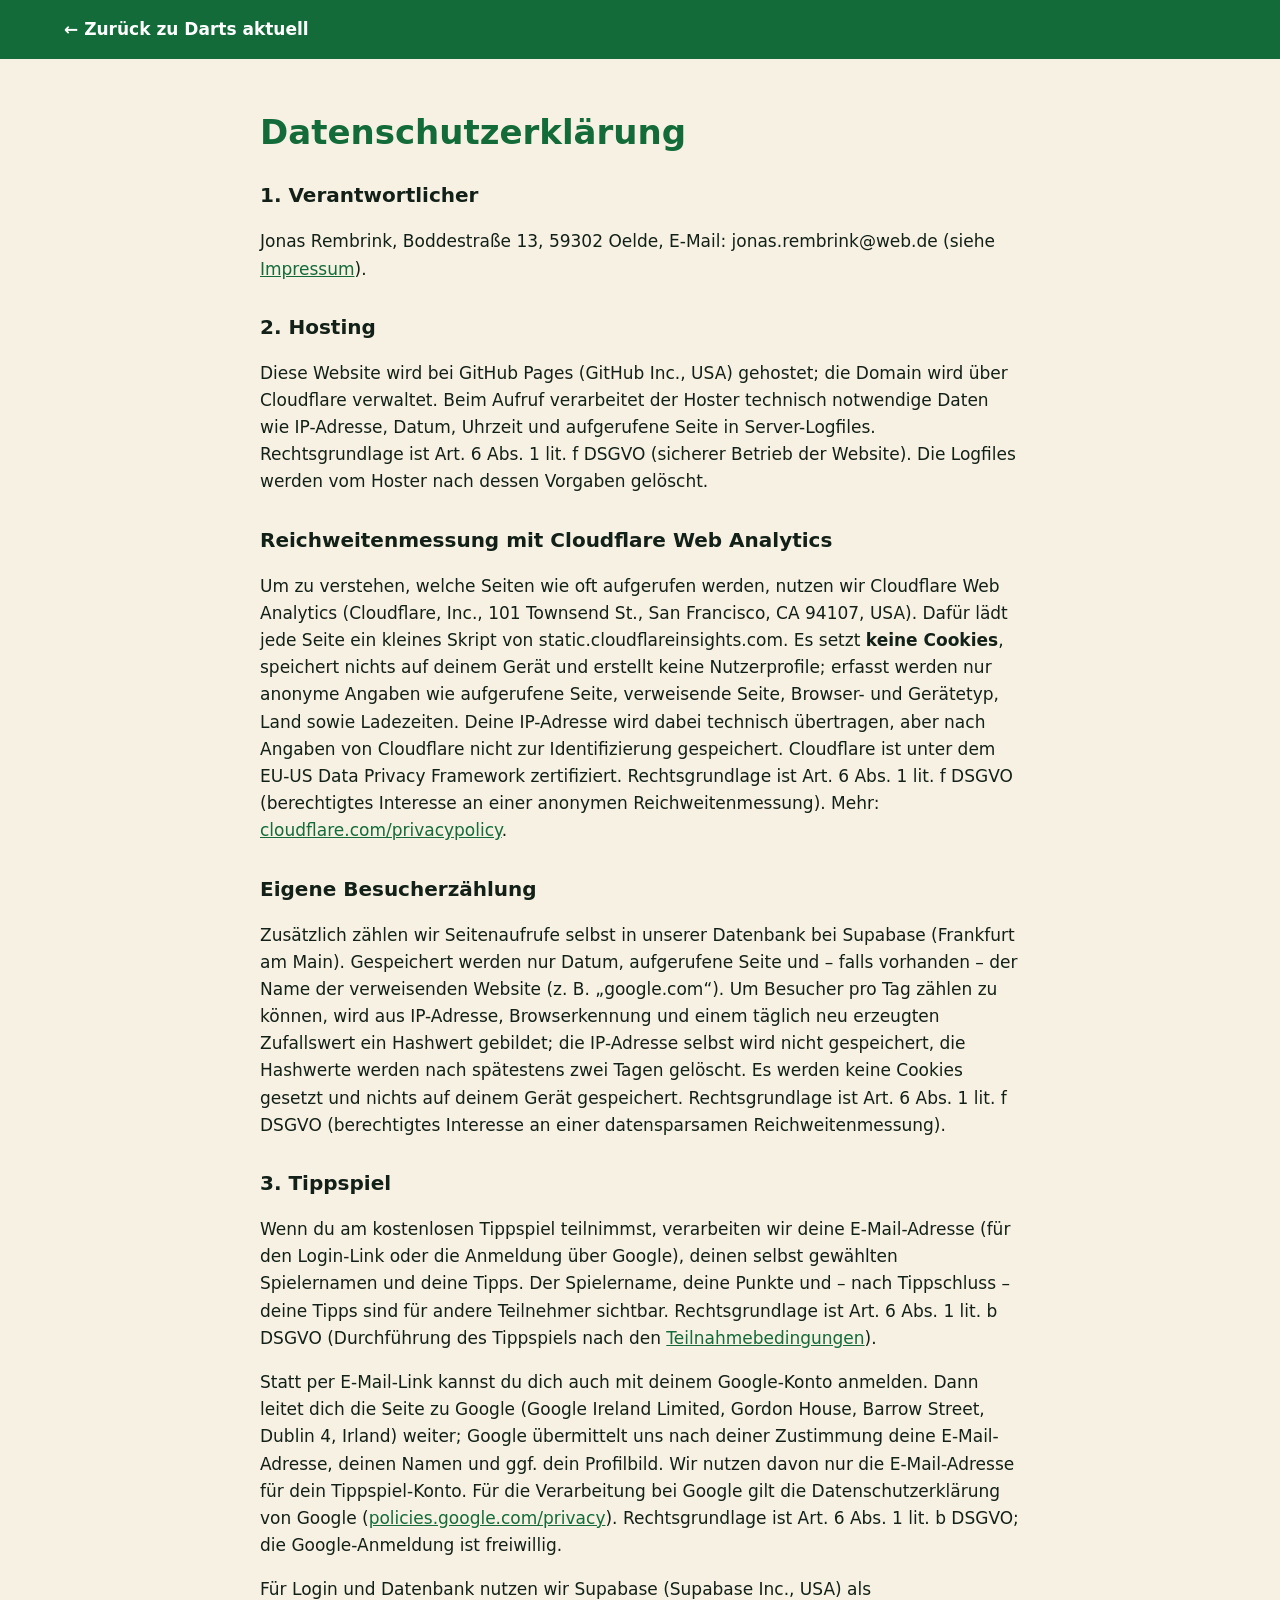
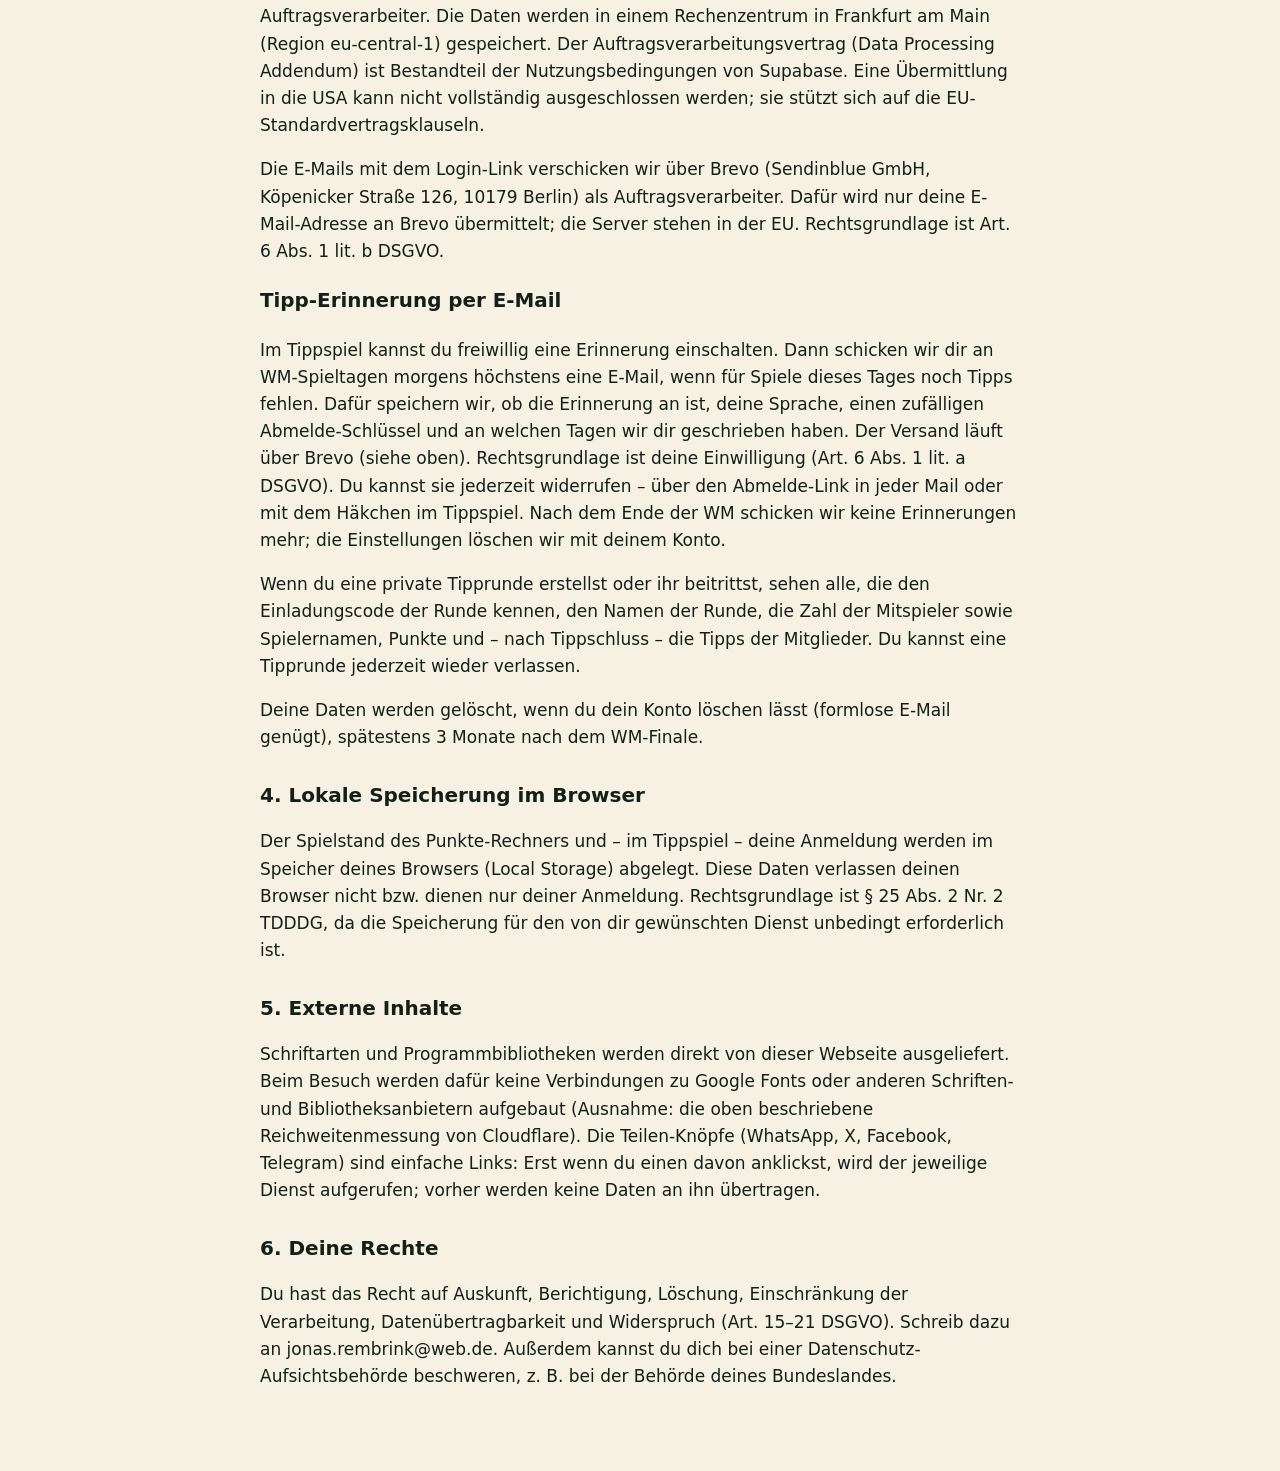
<file: datenschutz.html>
<!DOCTYPE html>
<html lang="de"><head><meta charset="utf-8"><meta name="viewport" content="width=device-width, initial-scale=1"><meta name="robots" content="noindex,follow"><title>Datenschutzerklärung</title>
<style>body{margin:0;background:#f7f1e3;color:#122017;font:17px/1.6 system-ui,sans-serif}header{background:#136b3a;color:#fff;padding:16px max(5vw,16px)}header a{color:#fff;font-weight:700;text-decoration:none}main{max-width:760px;margin:0 auto;padding:32px max(5vw,16px) 64px}h1{color:#136b3a;line-height:1.1}h2{font-size:20px;margin-top:28px}mark{background:#ffd54a;padding:0 3px}.hint{background:#fffaf0;border:1px solid #e3d9c2;border-radius:12px;padding:12px 16px;font-size:15px}a{color:#136b3a}</style>
<!-- Cloudflare Web Analytics (ohne Cookies) --><script defer src="https://static.cloudflareinsights.com/beacon.min.js" data-cf-beacon='{"token": "835a6925471f44f2943cb75f4c18d070"}'></script>
<link rel="icon" href="/favicon.ico" sizes="48x48">
<link rel="icon" type="image/svg+xml" href="/favicon.svg">
</head><body><header><a href="/">← Zurück zu Darts aktuell</a></header><main>
<h1>Datenschutzerklärung</h1>
<h2>1. Verantwortlicher</h2>
<p>Jonas Rembrink, Boddestraße 13, 59302 Oelde, E-Mail: jonas.rembrink@web.de (siehe <a href="/impressum.html">Impressum</a>).</p>
<h2>2. Hosting</h2>
<p>Diese Website wird bei GitHub Pages (GitHub Inc., USA) gehostet; die Domain wird über Cloudflare verwaltet. Beim Aufruf verarbeitet der Hoster technisch notwendige Daten wie IP-Adresse, Datum, Uhrzeit und aufgerufene Seite in Server-Logfiles. Rechtsgrundlage ist Art. 6 Abs. 1 lit. f DSGVO (sicherer Betrieb der Website). Die Logfiles werden vom Hoster nach dessen Vorgaben gelöscht.</p>
<h2>Reichweitenmessung mit Cloudflare Web Analytics</h2>
<p>Um zu verstehen, welche Seiten wie oft aufgerufen werden, nutzen wir Cloudflare Web Analytics (Cloudflare, Inc., 101 Townsend St., San Francisco, CA 94107, USA). Dafür lädt jede Seite ein kleines Skript von static.cloudflareinsights.com. Es setzt <b>keine Cookies</b>, speichert nichts auf deinem Gerät und erstellt keine Nutzerprofile; erfasst werden nur anonyme Angaben wie aufgerufene Seite, verweisende Seite, Browser- und Gerätetyp, Land sowie Ladezeiten. Deine IP-Adresse wird dabei technisch übertragen, aber nach Angaben von Cloudflare nicht zur Identifizierung gespeichert. Cloudflare ist unter dem EU-US Data Privacy Framework zertifiziert. Rechtsgrundlage ist Art. 6 Abs. 1 lit. f DSGVO (berechtigtes Interesse an einer anonymen Reichweitenmessung). Mehr: <a href="https://www.cloudflare.com/de-de/privacypolicy/" rel="noopener">cloudflare.com/privacypolicy</a>.</p>
<h2>Eigene Besucherzählung</h2>
<p>Zusätzlich zählen wir Seitenaufrufe selbst in unserer Datenbank bei Supabase (Frankfurt am Main). Gespeichert werden nur Datum, aufgerufene Seite und – falls vorhanden – der Name der verweisenden Website (z. B. „google.com“). Um Besucher pro Tag zählen zu können, wird aus IP-Adresse, Browserkennung und einem täglich neu erzeugten Zufallswert ein Hashwert gebildet; die IP-Adresse selbst wird nicht gespeichert, die Hashwerte werden nach spätestens zwei Tagen gelöscht. Es werden keine Cookies gesetzt und nichts auf deinem Gerät gespeichert. Rechtsgrundlage ist Art. 6 Abs. 1 lit. f DSGVO (berechtigtes Interesse an einer datensparsamen Reichweitenmessung).</p>
<h2>3. Tippspiel</h2>
<p>Wenn du am kostenlosen Tippspiel teilnimmst, verarbeiten wir deine E-Mail-Adresse (für den Login-Link oder die Anmeldung über Google), deinen selbst gewählten Spielernamen und deine Tipps. Der Spielername, deine Punkte und – nach Tippschluss – deine Tipps sind für andere Teilnehmer sichtbar. Rechtsgrundlage ist Art. 6 Abs. 1 lit. b DSGVO (Durchführung des Tippspiels nach den <a href="/teilnahmebedingungen.html">Teilnahmebedingungen</a>).</p>
<p>Statt per E-Mail-Link kannst du dich auch mit deinem Google-Konto anmelden. Dann leitet dich die Seite zu Google (Google Ireland Limited, Gordon House, Barrow Street, Dublin 4, Irland) weiter; Google übermittelt uns nach deiner Zustimmung deine E-Mail-Adresse, deinen Namen und ggf. dein Profilbild. Wir nutzen davon nur die E-Mail-Adresse für dein Tippspiel-Konto. Für die Verarbeitung bei Google gilt die Datenschutzerklärung von Google (<a href="https://policies.google.com/privacy" rel="noopener">policies.google.com/privacy</a>). Rechtsgrundlage ist Art. 6 Abs. 1 lit. b DSGVO; die Google-Anmeldung ist freiwillig.</p>
<p>Für Login und Datenbank nutzen wir Supabase (Supabase Inc., USA) als Auftragsverarbeiter. Die Daten werden in einem Rechenzentrum in Frankfurt am Main (Region eu-central-1) gespeichert. Der Auftragsverarbeitungsvertrag (Data Processing Addendum) ist Bestandteil der Nutzungsbedingungen von Supabase. Eine Übermittlung in die USA kann nicht vollständig ausgeschlossen werden; sie stützt sich auf die EU-Standardvertragsklauseln.</p>
<p>Die E-Mails mit dem Login-Link verschicken wir über Brevo (Sendinblue GmbH, Köpenicker Straße 126, 10179 Berlin) als Auftragsverarbeiter. Dafür wird nur deine E-Mail-Adresse an Brevo übermittelt; die Server stehen in der EU. Rechtsgrundlage ist Art. 6 Abs. 1 lit. b DSGVO.</p>
<h3>Tipp-Erinnerung per E-Mail</h3>
<p>Im Tippspiel kannst du freiwillig eine Erinnerung einschalten. Dann schicken wir dir an WM-Spieltagen morgens höchstens eine E-Mail, wenn für Spiele dieses Tages noch Tipps fehlen. Dafür speichern wir, ob die Erinnerung an ist, deine Sprache, einen zufälligen Abmelde-Schlüssel und an welchen Tagen wir dir geschrieben haben. Der Versand läuft über Brevo (siehe oben). Rechtsgrundlage ist deine Einwilligung (Art. 6 Abs. 1 lit. a DSGVO). Du kannst sie jederzeit widerrufen – über den Abmelde-Link in jeder Mail oder mit dem Häkchen im Tippspiel. Nach dem Ende der WM schicken wir keine Erinnerungen mehr; die Einstellungen löschen wir mit deinem Konto.</p>
<p>Wenn du eine private Tipprunde erstellst oder ihr beitrittst, sehen alle, die den Einladungscode der Runde kennen, den Namen der Runde, die Zahl der Mitspieler sowie Spielernamen, Punkte und – nach Tippschluss – die Tipps der Mitglieder. Du kannst eine Tipprunde jederzeit wieder verlassen.</p>
<p>Deine Daten werden gelöscht, wenn du dein Konto löschen lässt (formlose E-Mail genügt), spätestens 3 Monate nach dem WM-Finale.</p>
<h2>4. Lokale Speicherung im Browser</h2>
<p>Der Spielstand des Punkte-Rechners und – im Tippspiel – deine Anmeldung werden im Speicher deines Browsers (Local Storage) abgelegt. Diese Daten verlassen deinen Browser nicht bzw. dienen nur deiner Anmeldung. Rechtsgrundlage ist § 25 Abs. 2 Nr. 2 TDDDG, da die Speicherung für den von dir gewünschten Dienst unbedingt erforderlich ist.</p>
<h2>5. Externe Inhalte</h2>
<p>Schriftarten und Programmbibliotheken werden direkt von dieser Webseite ausgeliefert. Beim Besuch werden dafür keine Verbindungen zu Google Fonts oder anderen Schriften- und Bibliotheksanbietern aufgebaut (Ausnahme: die oben beschriebene Reichweitenmessung von Cloudflare). Die Teilen-Knöpfe (WhatsApp, X, Facebook, Telegram) sind einfache Links: Erst wenn du einen davon anklickst, wird der jeweilige Dienst aufgerufen; vorher werden keine Daten an ihn übertragen.</p>
<h2>6. Deine Rechte</h2>
<p>Du hast das Recht auf Auskunft, Berichtigung, Löschung, Einschränkung der Verarbeitung, Datenübertragbarkeit und Widerspruch (Art. 15–21 DSGVO). Schreib dazu an jonas.rembrink@web.de. Außerdem kannst du dich bei einer Datenschutz-Aufsichtsbehörde beschweren, z. B. bei der Behörde deines Bundeslandes.</p>
</main></body></html>
</file>
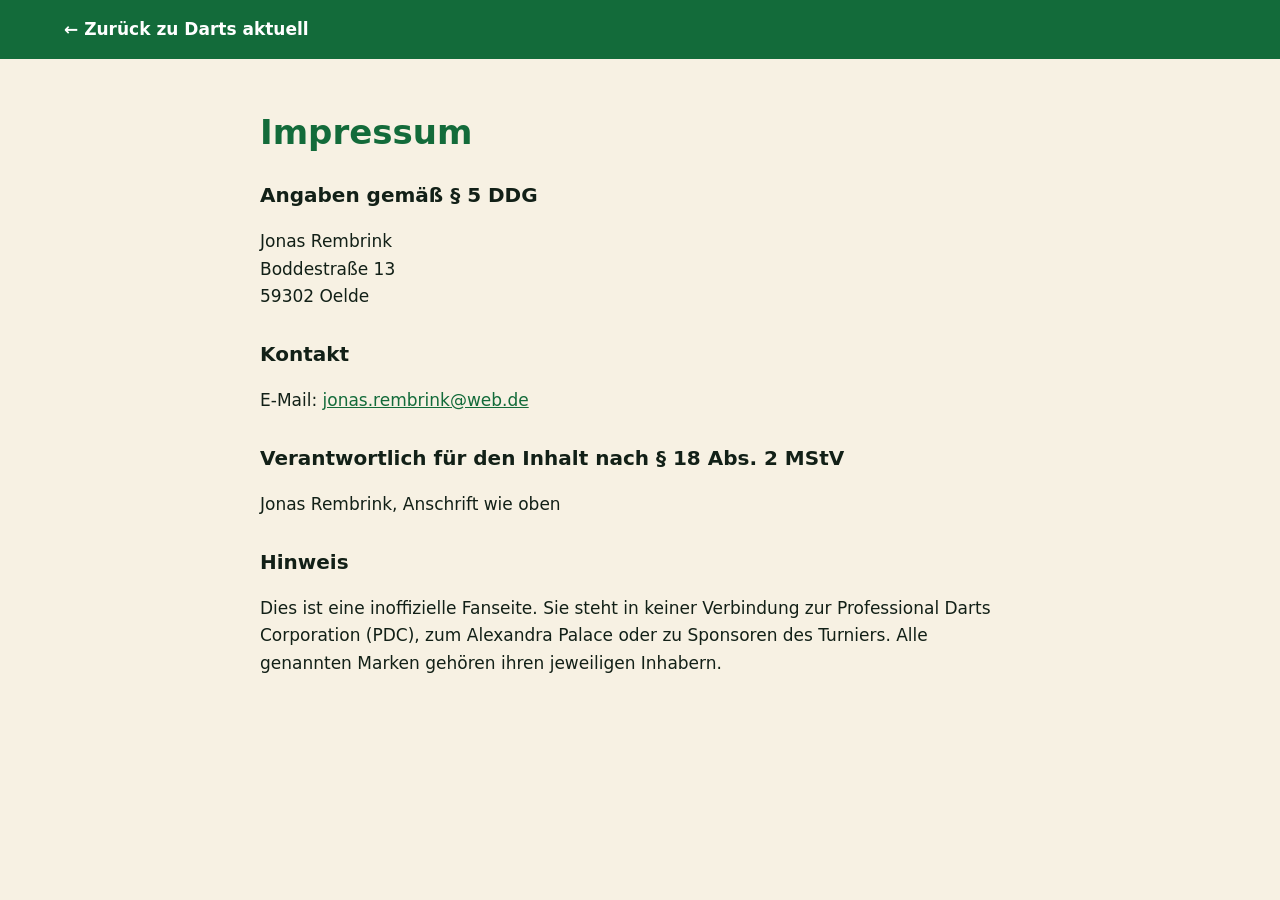
<file: impressum.html>
<!DOCTYPE html>
<html lang="de"><head><meta charset="utf-8"><meta name="viewport" content="width=device-width, initial-scale=1"><meta name="robots" content="noindex,follow"><title>Impressum</title>
<style>body{margin:0;background:#f7f1e3;color:#122017;font:17px/1.6 system-ui,sans-serif}header{background:#136b3a;color:#fff;padding:16px max(5vw,16px)}header a{color:#fff;font-weight:700;text-decoration:none}main{max-width:760px;margin:0 auto;padding:32px max(5vw,16px) 64px}h1{color:#136b3a;line-height:1.1}h2{font-size:20px;margin-top:28px}mark{background:#ffd54a;padding:0 3px}.hint{background:#fffaf0;border:1px solid #e3d9c2;border-radius:12px;padding:12px 16px;font-size:15px}a{color:#136b3a}</style>
<!-- Cloudflare Web Analytics (ohne Cookies) --><script defer src="https://static.cloudflareinsights.com/beacon.min.js" data-cf-beacon='{"token": "835a6925471f44f2943cb75f4c18d070"}'></script>
<link rel="icon" href="/favicon.ico" sizes="48x48">
<link rel="icon" type="image/svg+xml" href="/favicon.svg">
</head><body><header><a href="/">← Zurück zu Darts aktuell</a></header><main>
<h1>Impressum</h1>
<h2>Angaben gemäß § 5 DDG</h2>
<p>Jonas Rembrink<br>Boddestraße 13<br>59302 Oelde</p>
<h2>Kontakt</h2>
<p>E-Mail: <a href="mailto:jonas.rembrink@web.de">jonas.rembrink@web.de</a></p>
<h2>Verantwortlich für den Inhalt nach § 18 Abs. 2 MStV</h2>
<p>Jonas Rembrink, Anschrift wie oben</p>
<h2>Hinweis</h2>
<p>Dies ist eine inoffizielle Fanseite. Sie steht in keiner Verbindung zur Professional Darts Corporation (PDC), zum Alexandra Palace oder zu Sponsoren des Turniers. Alle genannten Marken gehören ihren jeweiligen Inhabern.</p>
</main></body></html>
</file>
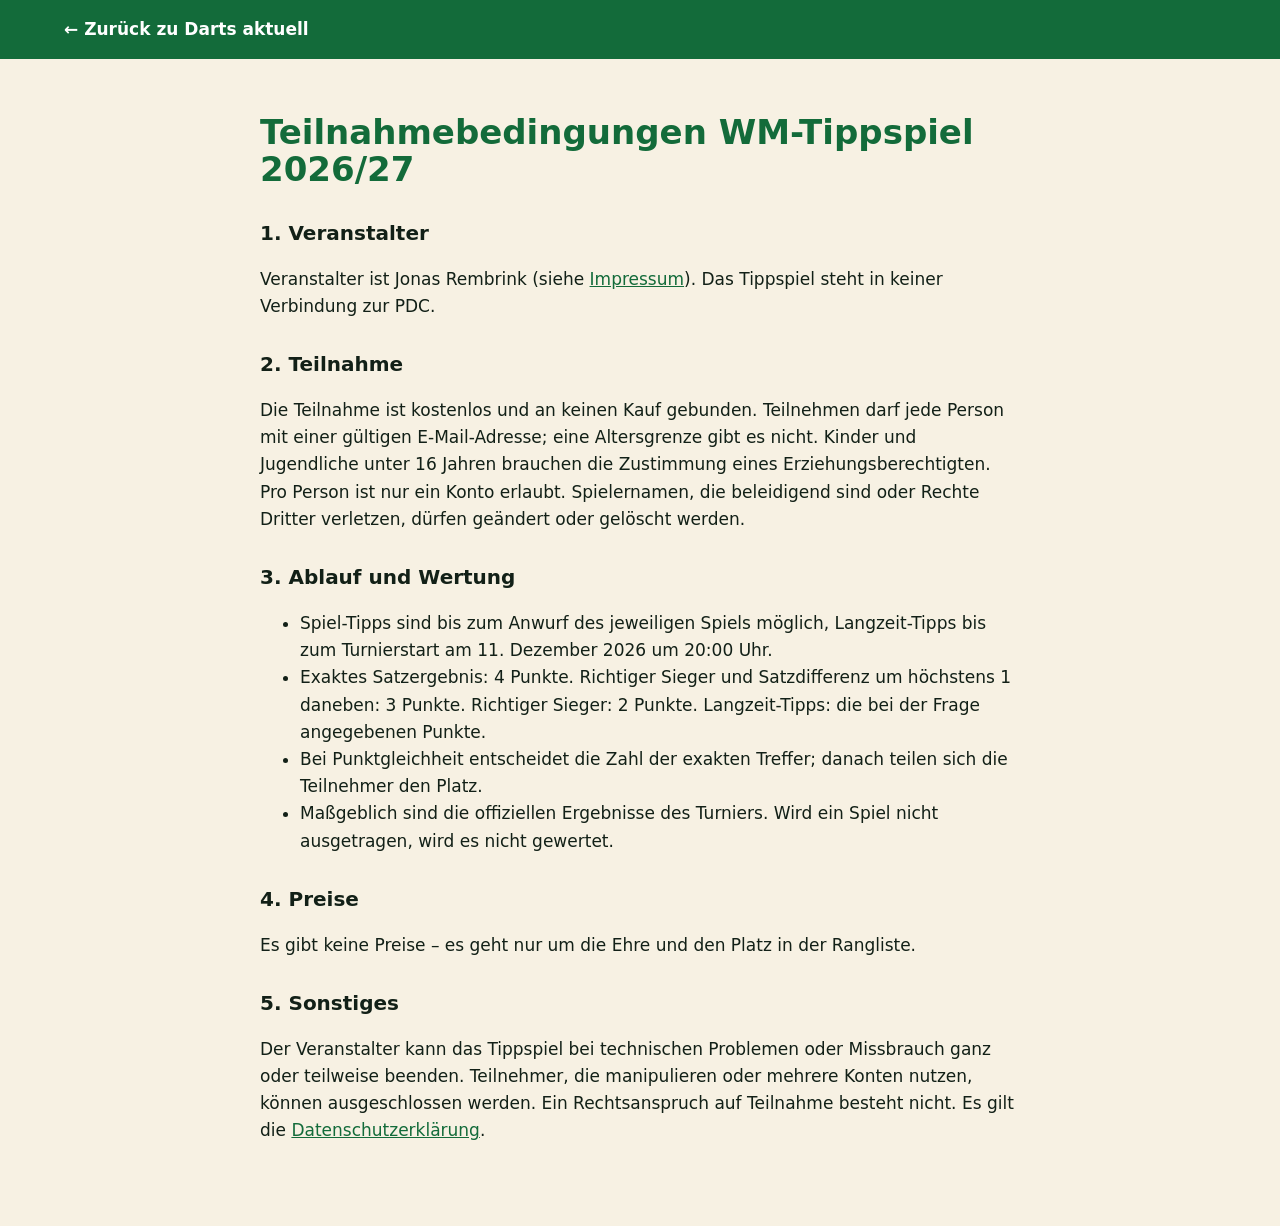
<file: teilnahmebedingungen.html>
<!DOCTYPE html>
<html lang="de"><head><meta charset="utf-8"><meta name="viewport" content="width=device-width, initial-scale=1"><meta name="robots" content="noindex,follow"><title>Teilnahmebedingungen Tippspiel</title>
<style>body{margin:0;background:#f7f1e3;color:#122017;font:17px/1.6 system-ui,sans-serif}header{background:#136b3a;color:#fff;padding:16px max(5vw,16px)}header a{color:#fff;font-weight:700;text-decoration:none}main{max-width:760px;margin:0 auto;padding:32px max(5vw,16px) 64px}h1{color:#136b3a;line-height:1.1}h2{font-size:20px;margin-top:28px}mark{background:#ffd54a;padding:0 3px}.hint{background:#fffaf0;border:1px solid #e3d9c2;border-radius:12px;padding:12px 16px;font-size:15px}a{color:#136b3a}</style>
<!-- Cloudflare Web Analytics (ohne Cookies) --><script defer src="https://static.cloudflareinsights.com/beacon.min.js" data-cf-beacon='{"token": "835a6925471f44f2943cb75f4c18d070"}'></script>
<link rel="icon" href="/favicon.ico" sizes="48x48">
<link rel="icon" type="image/svg+xml" href="/favicon.svg">
</head><body><header><a href="/">← Zurück zu Darts aktuell</a></header><main>
<h1>Teilnahmebedingungen WM-Tippspiel 2026/27</h1>
<h2>1. Veranstalter</h2>
<p>Veranstalter ist Jonas Rembrink (siehe <a href="/impressum.html">Impressum</a>). Das Tippspiel steht in keiner Verbindung zur PDC.</p>
<h2>2. Teilnahme</h2>
<p>Die Teilnahme ist kostenlos und an keinen Kauf gebunden. Teilnehmen darf jede Person mit einer gültigen E-Mail-Adresse; eine Altersgrenze gibt es nicht. Kinder und Jugendliche unter 16 Jahren brauchen die Zustimmung eines Erziehungsberechtigten. Pro Person ist nur ein Konto erlaubt. Spielernamen, die beleidigend sind oder Rechte Dritter verletzen, dürfen geändert oder gelöscht werden.</p>
<h2>3. Ablauf und Wertung</h2>
<ul>
<li>Spiel-Tipps sind bis zum Anwurf des jeweiligen Spiels möglich, Langzeit-Tipps bis zum Turnierstart am 11. Dezember 2026 um 20:00 Uhr.</li>
<li>Exaktes Satzergebnis: 4 Punkte. Richtiger Sieger und Satzdifferenz um höchstens 1 daneben: 3 Punkte. Richtiger Sieger: 2 Punkte. Langzeit-Tipps: die bei der Frage angegebenen Punkte.</li>
<li>Bei Punktgleichheit entscheidet die Zahl der exakten Treffer; danach teilen sich die Teilnehmer den Platz.</li>
<li>Maßgeblich sind die offiziellen Ergebnisse des Turniers. Wird ein Spiel nicht ausgetragen, wird es nicht gewertet.</li>
</ul>
<h2>4. Preise</h2>
<p>Es gibt keine Preise – es geht nur um die Ehre und den Platz in der Rangliste.</p>
<h2>5. Sonstiges</h2>
<p>Der Veranstalter kann das Tippspiel bei technischen Problemen oder Missbrauch ganz oder teilweise beenden. Teilnehmer, die manipulieren oder mehrere Konten nutzen, können ausgeschlossen werden. Ein Rechtsanspruch auf Teilnahme besteht nicht. Es gilt die <a href="/datenschutz.html">Datenschutzerklärung</a>.</p>
</main></body></html>
</file>
